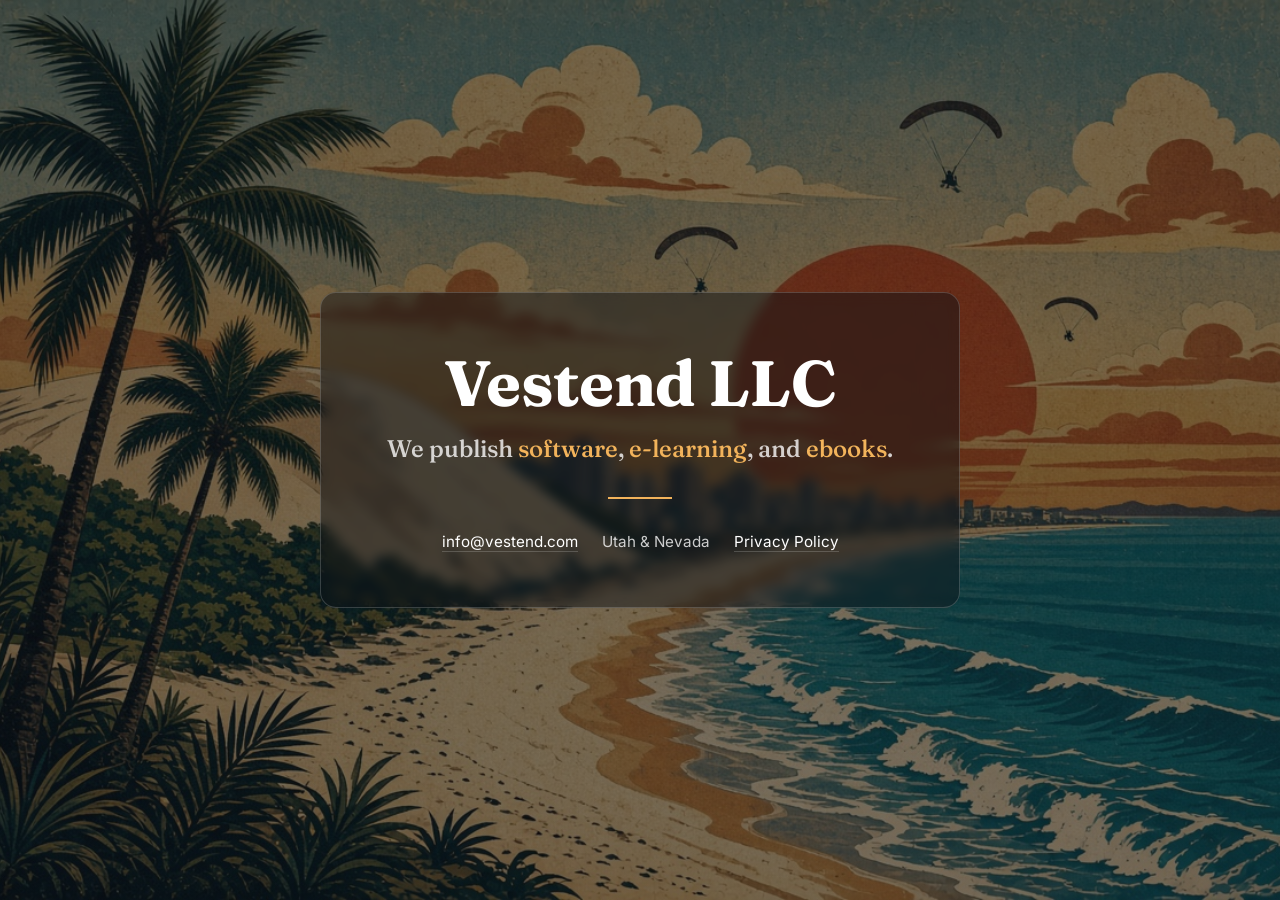
<file: index.html>
<!DOCTYPE html>
<html lang="en">
<head>
  <meta charset="utf-8">
  <meta name="viewport" content="width=device-width, initial-scale=1">

  <title>Vestend LLC — Software, E-Learning &amp; Ebooks</title>
  <meta name="description" content="Discover Vestend LLC's innovative software, e-learning courses, and ebooks to elevate your skills and knowledge.">
  <meta name="keywords" content="software publishing, e-learning solutions, ebook publishing, digital learning resources, online education tools, Vestend LLC">
  <link rel="canonical" href="https://vestend.com">
  <link rel="icon" href="data:,">

  <!-- Open Graph -->
  <meta property="og:type" content="website">
  <meta property="og:url" content="https://vestend.com">
  <meta property="og:title" content="Vestend LLC — Software, E-Learning &amp; Ebooks">
  <meta property="og:description" content="Discover Vestend LLC's innovative software, e-learning courses, and ebooks to elevate your skills and knowledge.">
  <meta property="og:locale" content="en_US">
  <meta property="og:image" content="https://vestend.com/images/vintage-mid-century-travel-poster-1.jpg">

  <!-- Location: Utah and Nevada -->
  <meta name="geo.placename" content="Utah and Nevada, United States">
  <script type="application/ld+json">
  {
    "@context": "https://schema.org",
    "@type": "Organization",
    "name": "Vestend LLC",
    "url": "https://vestend.com",
    "email": "info@vestend.com",
    "description": "Vestend LLC publishes software, e-learning courses, and ebooks.",
    "areaServed": [
      { "@type": "State", "name": "Utah" },
      { "@type": "State", "name": "Nevada" }
    ],
    "location": [
      { "@type": "Place", "address": { "@type": "PostalAddress", "addressRegion": "UT", "addressCountry": "US" } },
      { "@type": "Place", "address": { "@type": "PostalAddress", "addressRegion": "NV", "addressCountry": "US" } }
    ]
  }
  </script>

  <!-- Fonts (self-hosted) -->
  <link rel="preload" href="/fonts/fraunces-latin-700-normal.woff2" as="font" type="font/woff2" crossorigin>
  <link rel="stylesheet" href="/fonts/fonts.css">

  <style>
    :root {
      --text: #ffffff;
      --text-muted: rgba(255, 255, 255, 0.78);
      --accent: #f2b35b;
      --overlay: rgba(12, 16, 24, 0.55);
      --card: rgba(12, 16, 24, 0.45);
      --border: rgba(255, 255, 255, 0.18);
    }

    *, *::before, *::after { box-sizing: border-box; }

    html, body { margin: 0; height: 100%; }

    body {
      font-family: "Inter", system-ui, -apple-system, "Segoe UI", Roboto, sans-serif;
      color: var(--text);
      background: #1b2230;
      -webkit-font-smoothing: antialiased;
    }

    /* Skip link: hidden until focused */
    .skip-link {
      position: absolute;
      left: 1rem;
      top: -3rem;
      padding: 0.5rem 1rem;
      background: var(--accent);
      color: #1b2230;
      border-radius: 6px;
      font-weight: 500;
      text-decoration: none;
      z-index: 10;
    }
    .skip-link:focus { top: 1rem; }

    /* Full-screen hero with background image */
    .hero {
      position: relative;
      min-height: 100vh;
      min-height: 100svh;
      display: grid;
      place-items: center;
      padding: 2rem 1rem;
      background:
        linear-gradient(var(--overlay), var(--overlay)),
        url("/images/vintage-mid-century-travel-poster-1.jpg") center / cover no-repeat,
        linear-gradient(135deg, #2b3a55, #1b2230);
    }

    .card {
      width: 100%;
      max-width: 40rem;
      padding: clamp(2rem, 6vw, 3.5rem) clamp(1.25rem, 5vw, 3rem);
      text-align: center;
      background: var(--card);
      border: 1px solid var(--border);
      border-radius: 16px;
      backdrop-filter: blur(6px);
      -webkit-backdrop-filter: blur(6px);
    }

    h1 {
      margin: 0;
      font-family: "Fraunces", Georgia, serif;
      font-weight: 700;
      font-size: clamp(2.5rem, 8vw, 4rem);
      line-height: 1.05;
      letter-spacing: -0.01em;
    }

    .tagline {
      margin: 1rem 0 0;
      font-family: "Fraunces", Georgia, serif;
      font-weight: 500;
      font-size: clamp(1.15rem, 3.5vw, 1.5rem);
      line-height: 1.4;
      color: var(--text-muted);
    }

    .tagline .highlight { color: var(--accent); }

    .divider {
      width: 4rem;
      height: 2px;
      margin: 2rem auto;
      border: 0;
      background: var(--accent);
    }

    .contact {
      display: flex;
      flex-wrap: wrap;
      justify-content: center;
      gap: 0.5rem 1.5rem;
      margin: 0;
      padding: 0;
      list-style: none;
      font-size: 0.95rem;
      color: var(--text-muted);
    }

    .contact a {
      color: var(--text);
      text-decoration: none;
      border-bottom: 1px solid var(--border);
      transition: border-color 0.2s, color 0.2s;
    }
    .contact a:hover,
    .contact a:focus-visible {
      color: var(--accent);
      border-color: var(--accent);
    }
  </style>
</head>
<body>
  <a href="#main-content" class="skip-link">Skip to main content</a>

  <main id="main-content" class="hero">
    <div class="card">
      <h1>Vestend LLC</h1>
      <p class="tagline">
        We publish <span class="highlight">software</span>,
        <span class="highlight">e-learning</span>, and
        <span class="highlight">ebooks</span>.
      </p>

      <hr class="divider">

      <ul class="contact">
        <li><a href="mailto:info@vestend.com">info@vestend.com</a></li>
        <li>Utah &amp; Nevada</li>
        <li><a href="/privacy">Privacy Policy</a></li>
      </ul>
    </div>
  </main>
</body>
</html>
</file>
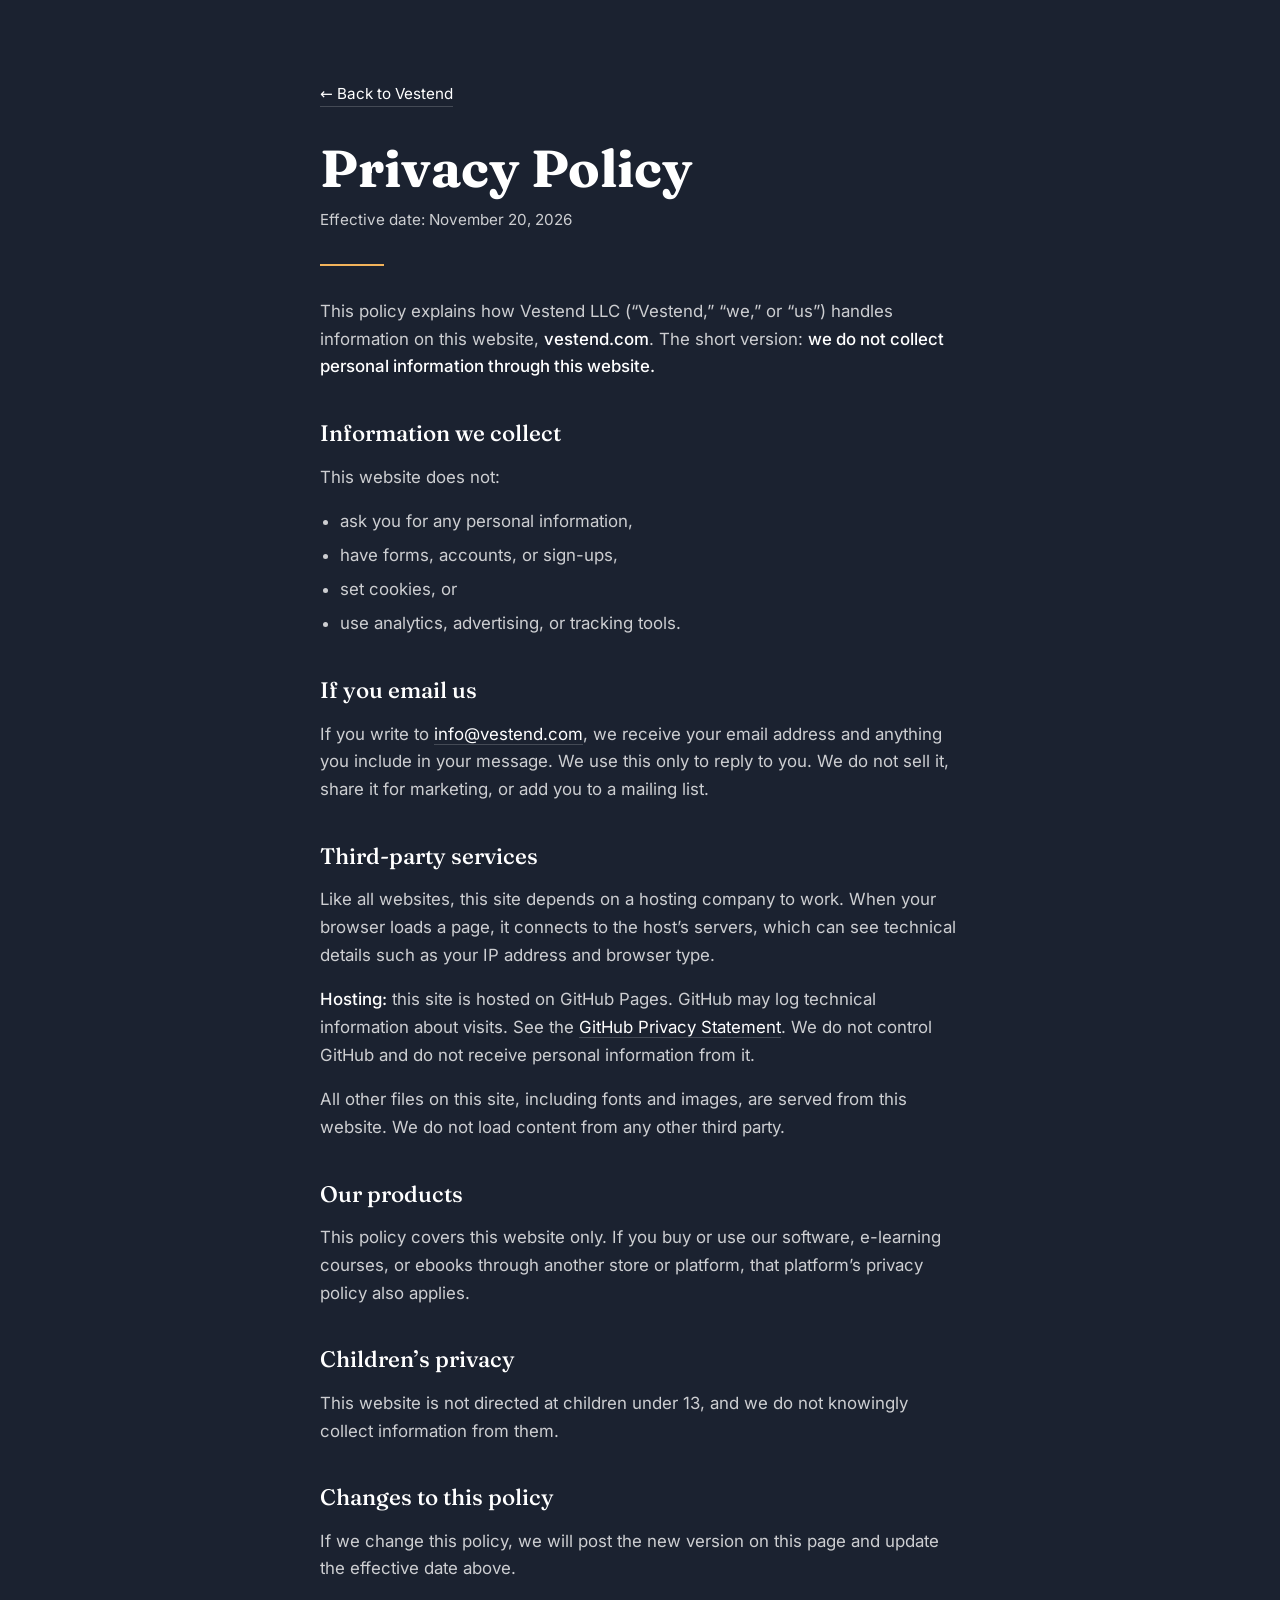
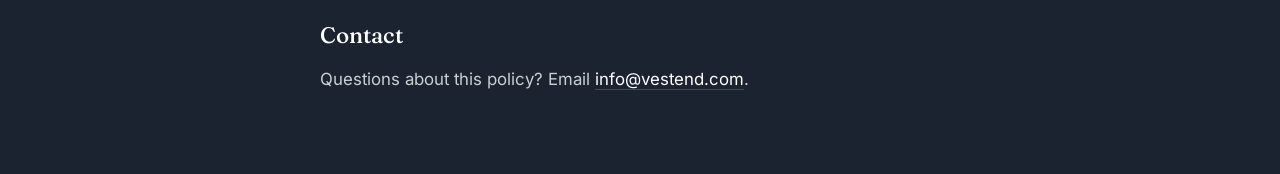
<file: privacy.html>
<!DOCTYPE html>
<html lang="en">
<head>
  <meta charset="utf-8">
  <meta name="viewport" content="width=device-width, initial-scale=1">

  <title>Privacy Policy — Vestend LLC</title>
  <meta name="description" content="Privacy policy for vestend.com, the website of Vestend LLC.">
  <link rel="canonical" href="https://vestend.com/privacy">
  <link rel="icon" href="data:,">

  <!-- Fonts (self-hosted) -->
  <link rel="preload" href="/fonts/fraunces-latin-700-normal.woff2" as="font" type="font/woff2" crossorigin>
  <link rel="stylesheet" href="/fonts/fonts.css">

  <style>
    :root {
      --bg: #1b2230;
      --text: #ffffff;
      --text-muted: rgba(255, 255, 255, 0.78);
      --accent: #f2b35b;
      --border: rgba(255, 255, 255, 0.18);
    }

    *, *::before, *::after { box-sizing: border-box; }

    body {
      margin: 0;
      font-family: "Inter", system-ui, -apple-system, "Segoe UI", Roboto, sans-serif;
      font-size: 1.05rem;
      line-height: 1.65;
      color: var(--text-muted);
      background: var(--bg);
      -webkit-font-smoothing: antialiased;
    }

    .skip-link {
      position: absolute;
      left: 1rem;
      top: -3rem;
      padding: 0.5rem 1rem;
      background: var(--accent);
      color: var(--bg);
      border-radius: 6px;
      font-weight: 500;
      text-decoration: none;
    }
    .skip-link:focus { top: 1rem; }

    main {
      max-width: 42rem;
      margin: 0 auto;
      padding: clamp(2.5rem, 8vw, 5rem) 1rem 4rem;
    }

    .back {
      display: inline-block;
      margin-bottom: 2rem;
      font-size: 0.95rem;
    }

    h1, h2 {
      font-family: "Fraunces", Georgia, serif;
      color: var(--text);
      line-height: 1.15;
    }

    h1 {
      margin: 0;
      font-size: clamp(2.25rem, 7vw, 3.25rem);
      font-weight: 700;
    }

    h2 {
      margin: 2.5rem 0 0.5rem;
      font-size: 1.4rem;
      font-weight: 500;
    }

    .effective {
      margin: 0.5rem 0 0;
      font-size: 0.95rem;
    }

    .divider {
      width: 4rem;
      height: 2px;
      margin: 2rem 0;
      border: 0;
      background: var(--accent);
    }

    ul { padding-left: 1.25rem; }
    li { margin-bottom: 0.4rem; }

    strong { color: var(--text); font-weight: 500; }

    a {
      color: var(--text);
      text-decoration: none;
      border-bottom: 1px solid var(--border);
      transition: border-color 0.2s, color 0.2s;
    }
    a:hover, a:focus-visible {
      color: var(--accent);
      border-color: var(--accent);
    }
  </style>
</head>
<body>
  <a href="#main-content" class="skip-link">Skip to main content</a>

  <main id="main-content">
    <a href="/" class="back">&larr; Back to Vestend</a>

    <h1>Privacy Policy</h1>
    <p class="effective">Effective date: November 20, 2026</p>

    <hr class="divider">

    <p>
      This policy explains how Vestend LLC (&ldquo;Vestend,&rdquo; &ldquo;we,&rdquo; or &ldquo;us&rdquo;)
      handles information on this website, <strong>vestend.com</strong>.
      The short version: <strong>we do not collect personal information through this website.</strong>
    </p>

    <h2>Information we collect</h2>
    <p>This website does not:</p>
    <ul>
      <li>ask you for any personal information,</li>
      <li>have forms, accounts, or sign-ups,</li>
      <li>set cookies, or</li>
      <li>use analytics, advertising, or tracking tools.</li>
    </ul>

    <h2>If you email us</h2>
    <p>
      If you write to <a href="mailto:info@vestend.com">info@vestend.com</a>, we receive your email address
      and anything you include in your message. We use this only to reply to you. We do not sell it,
      share it for marketing, or add you to a mailing list.
    </p>

    <h2>Third-party services</h2>
    <p>
      Like all websites, this site depends on a hosting company to work. When your browser loads a page,
      it connects to the host&rsquo;s servers, which can see technical details such as your IP address and browser type.
    </p>
    <p>
      <strong>Hosting:</strong> this site is hosted on GitHub Pages. GitHub may log technical information
      about visits. See the <a href="https://docs.github.com/en/site-policy/privacy-policies/github-general-privacy-statement">GitHub Privacy Statement</a>.
      We do not control GitHub and do not receive personal information from it.
    </p>
    <p>
      All other files on this site, including fonts and images, are served from this website.
      We do not load content from any other third party.
    </p>

    <h2>Our products</h2>
    <p>
      This policy covers this website only. If you buy or use our software, e-learning courses, or ebooks
      through another store or platform, that platform&rsquo;s privacy policy also applies.
    </p>

    <h2>Children&rsquo;s privacy</h2>
    <p>
      This website is not directed at children under 13, and we do not knowingly collect information from them.
    </p>

    <h2>Changes to this policy</h2>
    <p>
      If we change this policy, we will post the new version on this page and update the effective date above.
    </p>

    <h2>Contact</h2>
    <p>
      Questions about this policy? Email <a href="mailto:info@vestend.com">info@vestend.com</a>.
    </p>
  </main>
</body>
</html>
</file>
<file: fonts/fonts.css>
/* Self-hosted fonts (latin subset), from Fontsource 5.3.0.
   Inter and Fraunces are licensed under the SIL Open Font License 1.1.
   See LICENSE-Inter.txt and LICENSE-Fraunces.txt in this folder. */

@font-face {
  font-family: "Inter";
  font-style: normal;
  font-weight: 400;
  font-display: swap;
  src: url("/fonts/inter-latin-400-normal.woff2") format("woff2");
}
@font-face {
  font-family: "Inter";
  font-style: normal;
  font-weight: 500;
  font-display: swap;
  src: url("/fonts/inter-latin-500-normal.woff2") format("woff2");
}
@font-face {
  font-family: "Fraunces";
  font-style: normal;
  font-weight: 500;
  font-display: swap;
  src: url("/fonts/fraunces-latin-500-normal.woff2") format("woff2");
}
@font-face {
  font-family: "Fraunces";
  font-style: normal;
  font-weight: 700;
  font-display: swap;
  src: url("/fonts/fraunces-latin-700-normal.woff2") format("woff2");
}
</file>
